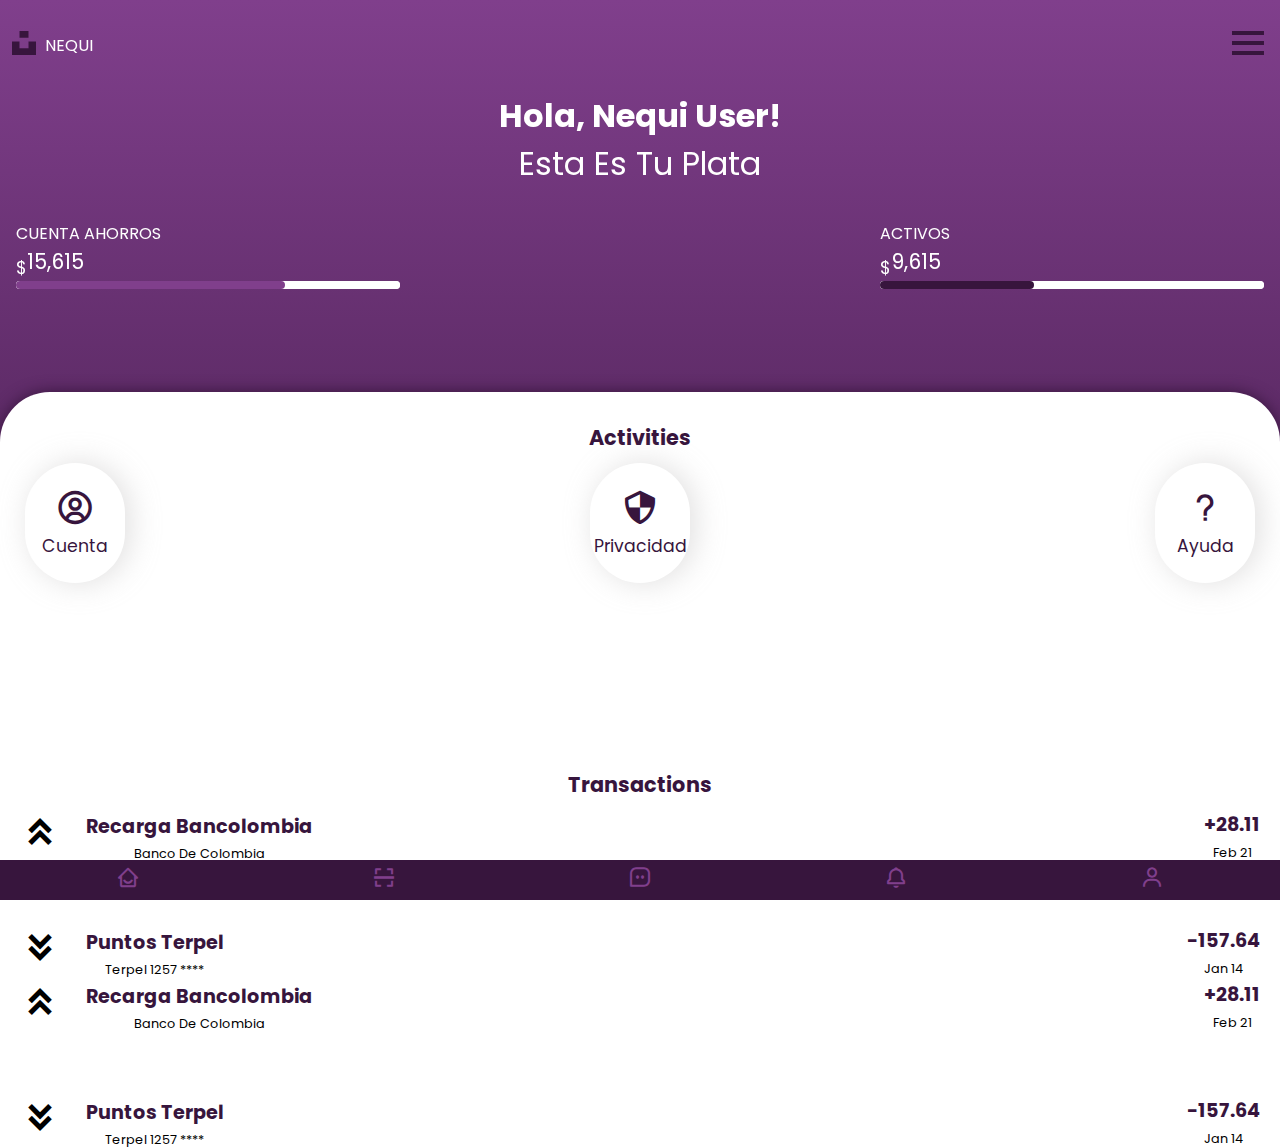
<file: index.html>
<!DOCTYPE html>
<html lang="en">
<head>
    <meta charset="UTF-8">
    <meta name="viewport" content="width=device-width, initial-scale=1.0">
    <title>Document</title>
    <link rel="stylesheet" href="css/style.css">
    <link href='https://unpkg.com/boxicons@2.1.4/css/boxicons.min.css' rel='stylesheet'>
</head>
<body class="body_1">
    <div class="banner"> </div>
    <header class="header">
        <div class="header_logo">
            <div class="logo_icono">
                <i class='bx bxl-unsplash'></i>
            </div>
            <div class="logo_titulo">Nequi</div>
        </div>
        <div class="header_menu">
            <i class='bx bx-menu'></i>
        </div>
    </header>
    <main class="main">
        <section class="main_titulo">
            <article class="titulo_card">
                <h2>Hola, Nequi User!</h2>
                <p>Esta es tu plata</p>
            </article>
            <article class="titulo_balance">
                <div class="balance_one">
                    <small>Cuenta ahorros</small>
                    <label for="savings"><sub>$</sub>15,615</label>
                    <progress id="savings" max="100" value="70"></progress>
                </div>
                <div class="balance_two">
                    <small>activos</small>
                    <label for="savings"><sub>$</sub>9,615</label>
                    <progress id="savings" max="100" value="40"></progress>
                </div>
            </article>
        </section>
        <section class="actividades">
            <h4>activities</h4>
            <article class="activities">
                <div class="acnt">
                    <i class='bx bx-user-circle' ></i>
                    <small>cuenta</small>
                </div>
                <div class="prvcy">
                    <i class='bx bx-shield-quarter' ></i>
                    <small>privacidad</small>
                </div>
                <div class="hlp">
                    <i class='bx bx-question-mark' ></i>
                    <small>ayuda</small>
                </div>
            </article>
            <h4>transactions</h4>
            <article class="transactions">
                <div class="alza">
                    <div class="alz-izq-logo">
                        <i class='bx bxs-chevrons-up'></i>
                        <div class="alz-izq">
                            <h5>recarga bancolombia</h5>
                            <small>banco de colombia</small>
                        </div>
                    </div>
                    <div class="alz-der">
                        <h5>+28.11</h5>
                        <small>feb 21</small>
                    </div>
                </div>
                <div class="baja">
                    <div class="bja-izq-logo">
                        <i class='bx bxs-chevrons-down'></i>
                        <div class="bja-izq">
                            <h5>puntos terpel</h5>
                            <small>terpel 1257 ****</small>
                        </div>
                    </div>
                    <div class="bja-der">
                        <h5>-157.64</h5>
                        <small>jan 14</small>
                    </div>
                </div>
                <div class="alza">
                    <div class="alz-izq-logo">
                        <i class='bx bxs-chevrons-up'></i>
                        <div class="alz-izq">
                            <h5>recarga bancolombia</h5>
                            <small>banco de colombia</small>
                        </div>
                    </div>
                    <div class="alz-der">
                        <h5>+28.11</h5>
                        <small>feb 21</small>
                    </div>
                </div>
                <div class="baja">
                    <div class="bja-izq-logo">
                        <i class='bx bxs-chevrons-down'></i>
                        <div class="bja-izq">
                            <h5>puntos terpel</h5>
                            <small>terpel 1257 ****</small>
                        </div>
                    </div>
                    <div class="bja-der">
                        <h5>-157.64</h5>
                        <small>jan 14</small>
                    </div>
                </div>
                <div class="alza">
                    <div class="alz-izq-logo">
                        <i class='bx bxs-chevrons-up'></i>
                        <div class="alz-izq">
                            <h5>recarga bancolombia</h5>
                            <small>banco de colombia</small>
                        </div>
                    </div>
                    <div class="alz-der">
                        <h5>+28.11</h5>
                        <small>feb 21</small>
                    </div>
                </div>
                <div class="baja">
                    <div class="bja-izq-logo">
                        <i class='bx bxs-chevrons-down'></i>
                        <div class="bja-izq">
                            <h5>puntos terpel</h5>
                            <small>terpel 1257 ****</small>
                        </div>
                    </div>
                    <div class="bja-der">
                        <h5>-157.64</h5>
                        <small>jan 14</small>
                    </div>
                </div>
                <div class="alza">
                    <div class="alz-izq-logo">
                        <i class='bx bxs-chevrons-up'></i>
                        <div class="alz-izq">
                            <h5>recarga bancolombia</h5>
                            <small>banco de colombia</small>
                        </div>
                    </div>
                    <div class="alz-der">
                        <h5>+28.11</h5>
                        <small>feb 21</small>
                    </div>
                </div>
                <div class="baja">
                    <div class="bja-izq-logo">
                        <i class='bx bxs-chevrons-down'></i>
                        <div class="bja-izq">
                            <h5>puntos terpel</h5>
                            <small>terpel 1257 ****</small>
                        </div>
                    </div>
                    <div class="bja-der">
                        <h5>-157.64</h5>
                        <small>jan 14</small>
                    </div>
                </div>
                <div class="alza">
                    <div class="alz-izq-logo">
                        <i class='bx bxs-chevrons-up'></i>
                        <div class="alz-izq">
                            <h5>recarga bancolombia</h5>
                            <small>banco de colombia</small>
                        </div>
                    </div>
                    <div class="alz-der">
                        <h5>+28.11</h5>
                        <small>feb 21</small>
                    </div>
                </div>
                <div class="baja">
                    <div class="bja-izq-logo">
                        <i class='bx bxs-chevrons-down'></i>
                        <div class="bja-izq">
                            <h5>puntos terpel</h5>
                            <small>terpel 1257 ****</small>
                        </div>
                    </div>
                    <div class="bja-der">
                        <h5>-157.64</h5>
                        <small>jan 14</small>
                    </div>
                </div>
                <div class="alza">
                    <div class="alz-izq-logo">
                        <i class='bx bxs-chevrons-up'></i>
                        <div class="alz-izq">
                            <h5>recarga bancolombia</h5>
                            <small>banco de colombia</small>
                        </div>
                    </div>
                    <div class="alz-der">
                        <h5>+28.11</h5>
                        <small>feb 21</small>
                    </div>
                </div>
                <div class="baja">
                    <div class="bja-izq-logo">
                        <i class='bx bxs-chevrons-down'></i>
                        <div class="bja-izq">
                            <h5>puntos terpel</h5>
                            <small>terpel 1257 ****</small>
                        </div>
                    </div>
                    <div class="bja-der">
                        <h5>-157.64</h5>
                        <small>jan 14</small>
                    </div>
                </div>
            </article>
        </section>
    </main>
    <footer class="footer">
        <ul>
            <li>
                <a href="#"><i class='bx bx-home-smile' ></i></a>
            </li>
            <li>
                <a href="./views/balance.html"><i class='bx bx-scan' ></i></a>
            </li>
            <li>
                <a href="./views/cards.html"><i class='bx bx-message-square-dots' ></i></a>
            </li>
            <li>
                <a href="#"><i class='bx bx-bell' ></i></a>
            </li>
            <li>
                <a href="#"><i class='bx bx-user' ></i></a>
            </li>
        </ul>
    </footer>
</body>
</html>
</file>
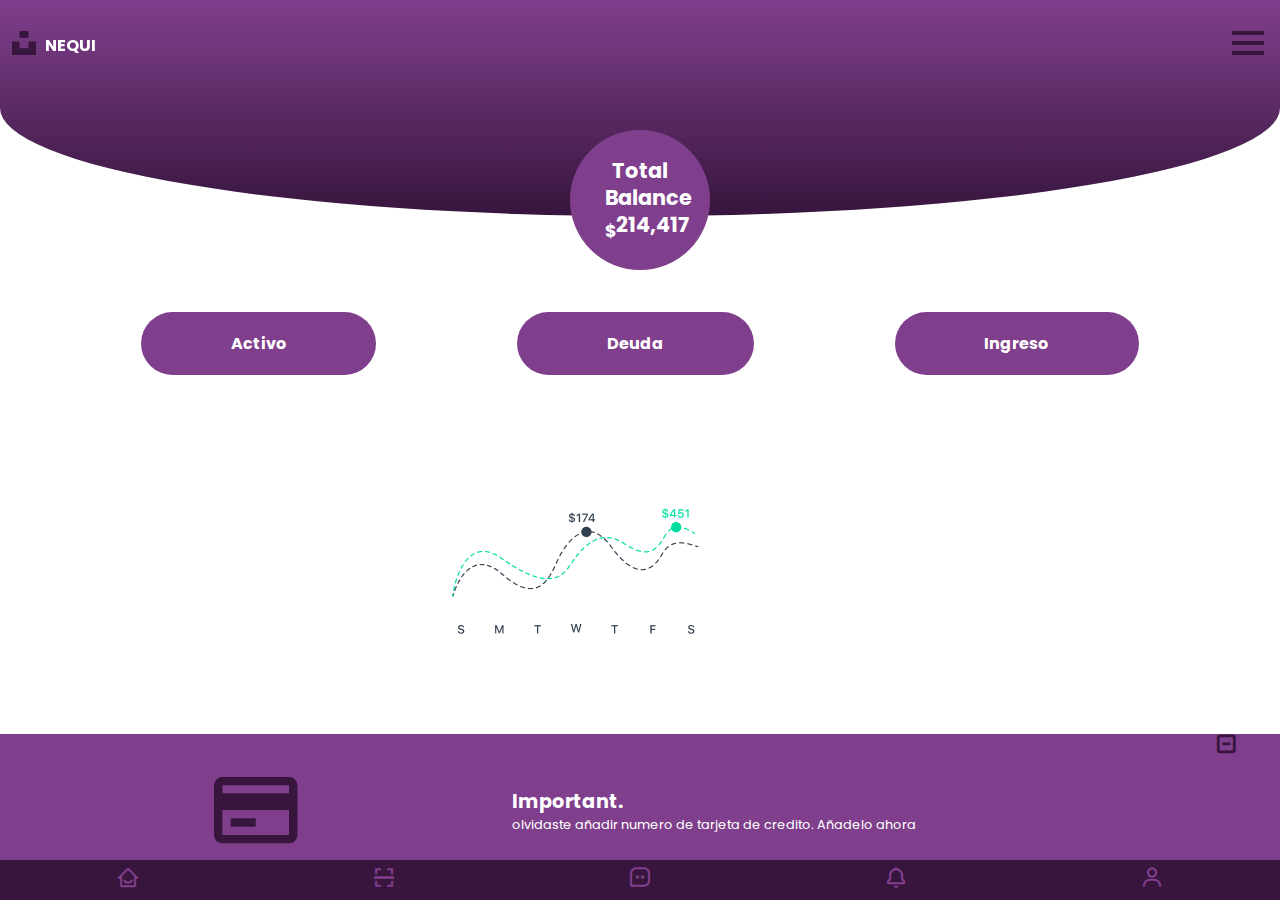
<file: views/balance.html>
<!DOCTYPE html>
<html lang="en">
<head>
    <meta charset="UTF-8">
    <meta name="viewport" content="width=device-width, initial-scale=1.0">
    <title>Document</title>
    <link rel="stylesheet" href="../css/balance.css">
    <link href='https://unpkg.com/boxicons@2.1.4/css/boxicons.min.css' rel='stylesheet'>
</head>
<body class="body_2">
    <div class="bck-crcl">
        <div class="crcl-img"> </div>
        <div class="grn-crcl">
             <h2>total balance</h2>
             <h2><sub>$</sub>214,417</h2>
        </div>
    </div>
    <header class="header">
        <div class="header_logo">
            <div class="logo_icono">
                <i class='bx bxl-unsplash'></i>
            </div>
            <div class="logo_titulo">Nequi</div>
        </div>
        <div class="header_menu">
            <i class='bx bx-menu'></i>
        </div>
    </header>
    <main class="main_1">
        <div class="opt_blnc">
            <button>activo</button>
            <button>deuda</button>
            <button>ingreso</button>
        </div>
        <div class="grph_img">
            <img src="../storage/img/graphic.PNG">
        </div>
        <div class="grn-zn">
            <section class="close">
                <i class='bx bx-checkbox-minus'></i>
            </section>
            <section class="card_txt">
                <div class="card_img">
                    <i class='bx bx-credit-card' ></i>
                </div>
                <article>
                    <h2>important.</h2>
                    <small>olvidaste añadir numero de tarjeta de credito. Añadelo ahora</small>
                </article>
            </section>
        </div>
    </main>
    <footer class="footer">
        <ul>
            <li>
                <a href="#"><i class='bx bx-home-smile' ></i></a>
            </li>
            <li>
                <a href="balance.html"><i class='bx bx-scan' ></i></a>
            </li>
            <li>
                <a href="cards.html"><i class='bx bx-message-square-dots' ></i></a>
            </li>
            <li>
                <a href="#"><i class='bx bx-bell' ></i></a>
            </li>
            <li>
                <a href="../index.html"><i class='bx bx-user' ></i></a>
            </li>
        </ul>
    </footer>
</body>
</html>
</file>
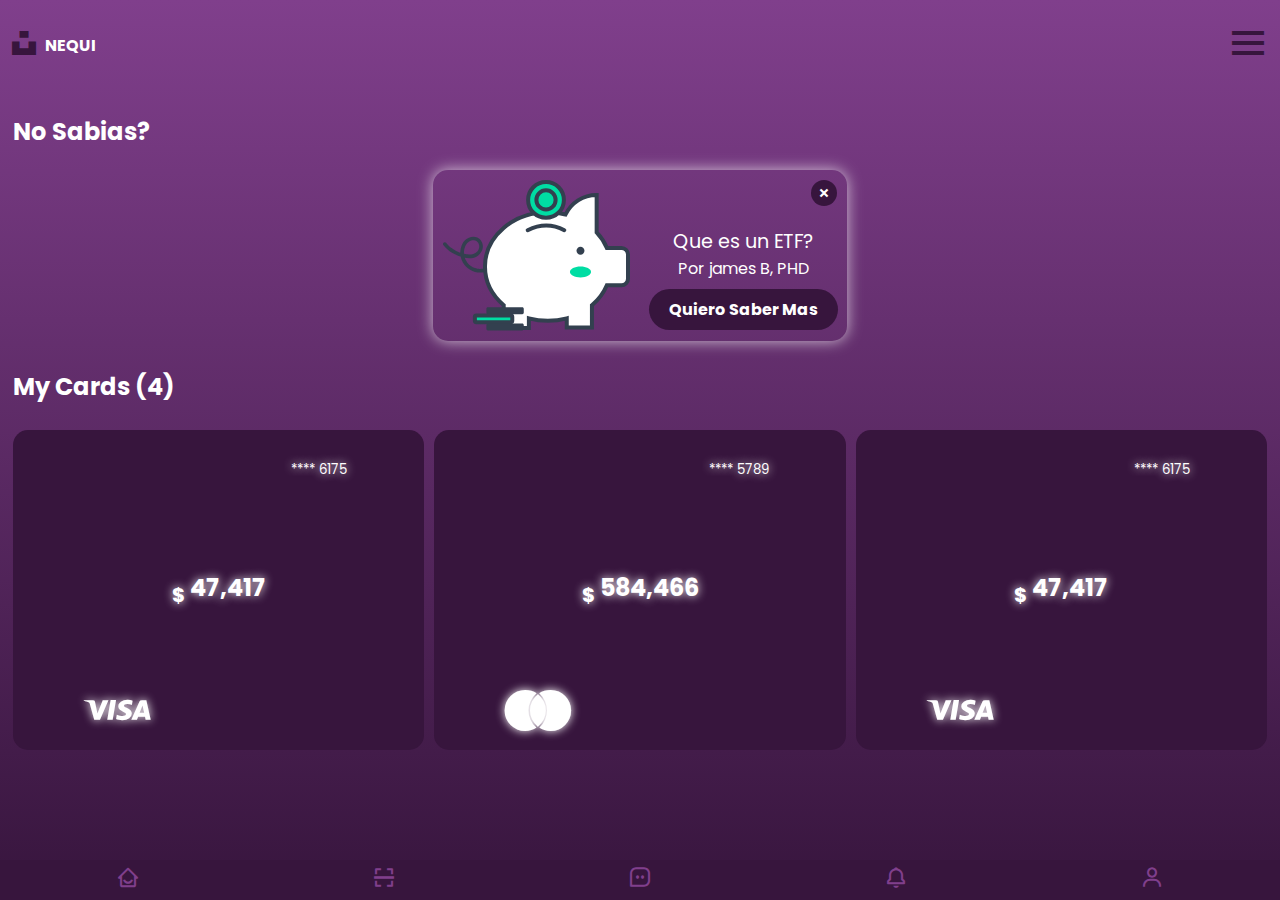
<file: views/cards.html>
<!DOCTYPE html>
<html lang="en">
<head>
    <meta charset="UTF-8">
    <meta name="viewport" content="width=device-width, initial-scale=1.0">
    <title>Document</title>
    <link rel="stylesheet" href="../css/card.css">
    <link href='https://unpkg.com/boxicons@2.1.4/css/boxicons.min.css' rel='stylesheet'>
</head>
<body>
    <header class="header" style="font-weight: bolder;">
        <div class="header_logo">
            <div class="logo_icono">
                <i class='bx bxl-unsplash'></i>
            </div>
            <div class="logo_titulo">Nequi</div>
        </div>
        <div class="header_menu">
            <i class='bx bx-menu'></i>
        </div>
    </header>
    <main class="main">
        <h3 class="main_title1">no sabias?</h3>
        <section class="main_banner">
            <div class="banner_public">
                <div class="public_logo">
                    <img src="../storage/img/pig.svg" alt="">
                </div>
                <div class="public_description">
                    <div class="description_close"><i class='bx bx-x'></i></div>
                    <p>Que es un ETF?</p>
                    <small>Por james B, PHD</small>
                    <button>quiero saber mas</button>
                </div>
            </div>
        </section>
        <h3 class="main_title2">my cards (4)</h3>
        <section class="main_cards">
            <article class="cards_item">
                <small>**** 6175</small>
                <h2><sub>$</sub> 47,417</h2>
                <i class='bx bxl-visa' ></i>
            </article>
            <article class="cards_item">
                <small>**** 5789</small>
                <h2><sub>$</sub> 584,466</h2>
                <i class='bx bxl-mastercard' ></i>
            </article>
            <article class="cards_item">
                <small>**** 6175</small>
                <h2><sub>$</sub> 47,417</h2>
                <i class='bx bxl-visa' ></i>
            </article>
        </section>
    </main>


    <footer class="footer">
        <ul>
            <li>
                <a href="#"><i class='bx bx-home-smile' ></i></a>
            </li>
            <li>
                <a href="balance.html"><i class='bx bx-scan' ></i></a>
            </li>
            <li>
                <a href="cards.html"><i class='bx bx-message-square-dots' ></i></a>
            </li>
            <li>
                <a href="#"><i class='bx bx-bell' ></i></a>
            </li>
            <li>
                <a href="../index.html"><i class='bx bx-user' ></i></a>
            </li>
        </ul>
    </footer>
</body>
</html>
</file>
<file: css/style.css>
@import url(variables.css);

*{
    margin: 0;
    padding: 0;
    box-sizing: border-box;
    font-family: "Poppins", sans-serif;
}

.body_1 {
    background: linear-gradient(to top, #37153d, #803f8c);
    position: relative;
    width: 100vw;
    height: 100dvh;
}

.banner {
    position: absolute;
    width: 100%;
    height: 100%;
    
}
.header {
    width: 100%;
    padding: 0 .5em;
    /* height: 60px; */
    /* background: darkgoldenrod; */
    display: flex;
    flex-direction: row;
    justify-content: space-between;
    align-items: center;
    flex-wrap: nowrap;
    height:10vh;
    position: sticky;
    top: 0;
}
.header_logo {
    /* background: red; */
    display: flex;
    align-items: center;
    gap: 5px;
}
.logo_icono i{
    font-size: 2em;
    color: #37153d;
}
.logo_titulo {
    /* background: orange; */
    color: var(--color-ternario);
    text-transform: uppercase;
}

.header_menu i{
    font-size: 3em;
    color: var(--color-ternario);
    color: #37153d;
}
.main {
    position: relative;
    height: 84vh;
}
.main_titulo {
    height: 40%;
}
.titulo_card {
    /* background: green; */
    display: flex;
    flex-direction: column;
    height: 100px;
    justify-content: center;
    padding: 0 0.5em;
}
.titulo_card h2,
.titulo_card p {
    font-size: 2em;
    color: var(--color-ternario);
    text-transform: capitalize;
    text-align: center;
}

.titulo_card p {
    text-transform: capitalize;
}
.titulo_balance {
    /* background: fuchsia; */
    color: var(--color-ternario);
    display: flex;
    height: 130px;
    justify-content: space-between;
    align-items: center;
    padding: 0 0.5em;
}
.balance_one,
.balance_two {
    display: flex;
    flex-direction: column;
    padding: 0 .5em;
}
.balance_one small,
.balance_two small {
    font-size: 1em;
    text-transform: uppercase;
}

.balance_one label,
.balance_two label {
    font-size: 1.3em;
}
.balance_one progress[value] {
    --color: var(--color-back);
    --background: var(--color-ternario);
    background: var(--background);
}

.balance_two progress[value] {
    --color: var(--color-primary);
    --background: var(--color-ternario);
    background: var(--background);
}

progress[value] {
    -webkit-appearance: none;
    -moz-appearance: none;
    appearance: none;
    border: none;
    height: .5em;
    width: 30vw;
    border-radius: 10em;
}

.balance_one progress[value]::-webkit-progress-bar,
.balance_two progress[value]::-webkit-progress-bar {
    border-radius: 10em;
    height: .5em;
    background: var(--background);
}

progress[value]::-webkit-progress-value {
    border-radius: 10em;
    background: var(--color);
}

progress[value]::-moz-progress-bar {
    border-radius: 10em;
    background: var(--color);
}
.actividades {
    overflow: scroll;
    background: var(--color-ternario);
    border-top-right-radius: 50px;
    border-top-left-radius: 50px;
    padding: 30px 20px 10px 20px;
    height: 100%;
    box-shadow: 0 0 15px var(--color-primary);
    text-align: center;
}
.actividades h4 {
    padding-bottom: 10px;
    color: var(--color-primary);
    text-transform: capitalize;
    font-size: 1.3em;
}
.activities {
    display: flex;
    justify-content: space-between;
    padding-bottom: 15%;
}
.acnt,
.prvcy,
.hlp {
    display: flex;
    flex-direction: column;
    justify-content: center;
    align-items: center;
    background: var(--color-ternario) ;
    height: max-content;
    text-align: center;
    color: var(--color-primary);
    text-transform: capitalize;
    height: 120px;
    width: 100px;
    border-radius: 99px;
    box-shadow: 5px 0 30px rgba(182, 179, 179, 0.418);
    margin: 0 5px;
    font-size: 1.3em;
}
.acnt i,
.prvcy i,
.hlp i {
    padding-bottom: 5px;
    font-size: 40px;
}

.transactions {
    overflow: auto;
    height: 70%;
}

.alza {
    display: flex;
    justify-content: space-between;
    align-items: center;
}
.alz-izq-logo {
    display: flex;
}
.alz-izq {
    display: flex;
    flex-direction: column;
    justify-content: center;
    padding-left: 2vw;
}

.alz-izq h5,
.alz-der h5,
.bja-izq h5,
.bja-der h5{
    color: var(--color-primary);
    text-transform: capitalize;
    font-size: 1.2em;
}

.bja-izq small,
.bja-der small,
.alz-izq small,
.alz-der small {
    color: var(--color-cuarto);
    text-transform: capitalize;
    font-size: .8em;
    margin-top: .5vh;
}

.baja {
    display: flex;
    justify-content: space-between;
    align-items: center;
    margin-top: 5%;
}
.bja-izq {
    display: flex;
    flex-direction: column;
    justify-content: center;
    padding-left: 2vw;
}
.bja-izq-logo {
    display: flex;
}

.alz-izq-logo i,
.bja-izq-logo i {
    font-size: 40px;
}
.footer {
    width: 100%;
    background: var(--color-primary);
    position: fixed;
    bottom: 0;
    height: 40px;
}
.footer ul {
    display: flex;
    justify-content: space-around;
    height: 100%;
    align-items: center;
}

.footer ul li {
    list-style: none;
    margin: .5em 0;
}
.footer ul li a i {
    font-size: 1.5em;
    color: var(--color-back);
}


@media (height <= 629px) {
    .titulo_card {
        height: max-content;
    }
    .titulo_card h2, .titulo_card p {
        font-size: 1.4em;
        text-align: center;
    }
    .titulo_balance {
        height: max-content;
        font-size: .7em;
        justify-content: space-around;
        text-align: center;
    }
}
</file>
<file: css/balance.css>
@import url(variables.css);

* {
    margin: 0;
    padding: 0;
    box-sizing: border-box;
    font-family: "Poppins", sans-serif;
}

.body_2 {
    background: var(--color-ternario);
    position: relative;
    height: 100dvh;
}
.header {
    width: 100%;
    padding: 0 .5em;
    /* height: 60px; */
    /* background: darkgoldenrod; */
    display: flex;
    flex-direction: row;
    justify-content: space-between;
    align-items: center;
    flex-wrap: nowrap;
    height:10dvh;
    position: fixed;
    top: 0;
}
.header_logo {
    /* background: red; */
    display: flex;
    align-items: center;
    gap: 5px;
}
.logo_icono i {
    font-size: 2em;
    color: var(--color-primary);
}
.logo_titulo {
    /* background: orange; */
    color: var(--color-ternario);
    text-transform: uppercase;
    font-weight: bolder;
}

.header_menu i{
    font-size: 3em;
    color: var(--color-primary);
}

.bck-crcl {
    width: 100%;
    height: 30vh;
    position: relative;
    display: flex;
    justify-content: center;
}
.crcl-img {
    width: 100%;
    height: 80%;
    background: linear-gradient(to top, #37153d, #803f8c);
    border-bottom-left-radius: 100%;
    border-bottom-right-radius: 100%;
}

.grn-crcl {
    width: 140px;
    height: 140px;
    background: var(--color-back);
    position: absolute;
    border-radius: 50%;
    bottom: 0;
    display: flex;
    flex-direction: column;
    justify-content: center;
    align-items: center;
    color: var(--color-ternario);
}
.grn-crcl h2 {
    width: 50%;
    text-align: center;
    text-transform: capitalize;
    line-height: 1.3;
    font-size: 1.3em;
}

.main_1 {
    margin-top: 20px;
    height: 64vh;
    display: flex;
    flex-direction: column;
    justify-content: space-between;
}

.opt_blnc {
    height: 18.5%;
    display: flex;
    justify-content: space-evenly;
    align-items: center;
}
.opt_blnc button {
    padding: 1.5% 7%;
    border-radius: 99px;
    border: 0;
    background: var(--color-back);
    text-transform: capitalize;
    font-size: 1em;
    font-weight: bolder;
    color: var(--color-ternario);
}
.grph_img {
    margin-top: 20px;
    width: 90%;
    display: flex;
    justify-content: center;
}
.grph_img img {
    object-fit: contain;
}

.grn-zn {
    background: var(--color-back);
    height: max-content;
    display: flex;
    flex-direction: column;
    justify-content: flex-start;
}

.close {
    height: 20%;
    display: flex;
    justify-content: flex-end;
    align-items: flex-end;
}
.close i {
    font-size: 2em;
    margin-right: 3vw;
    color: var(--color-primary);
}
.card_txt {
    display: flex;
    height: 60%;
    align-items: flex-start;
}
.card_img {
    width: 40%;
    height: max-content;
    display: flex;
    justify-content: center;
}
.card_img i {
    font-size: 100px;
    color: var(--color-primary);
    text-align: center;
}
.card_txt article {
    width: 60%;
    height: 100px;
    display: flex;
    flex-direction: column;
    justify-content: center;
}

.card_txt article h2 {
    font-size: 1.2em;
    text-transform: capitalize;
    color: var(--color-ternario);
}

.card_txt article small {
    color: var(--color-ternario);
    font-size: .8em;
}

.footer {
    width: 100%;
    background: var(--color-primary);
    position: fixed;
    bottom: 0;
    height: 40px;
}
.footer ul {
    display: flex;
    justify-content: space-around;
    height: 100%;
    align-items: center;
}

.footer ul li {
    list-style: none;
    margin: .5em 0;
}
.footer ul li a i {
    font-size: 1.5em;
    color: var(--color-back);
}

@media (height <= 629px) {
    .bck-crcl {
        height: 50vh;
    }
    .crcl-img {
        height: 80%;
    }
    .grn-crcl {
        width: 120px;
        height: 120px;
    }
    .grn-crcl h2 {
        font-size: 1em;
    }
}
</file>
<file: css/card.css>
@import url(variables.css);
*{
    margin: 0;
    padding: 0;
    box-sizing: border-box;
    font-family: "Poppins", sans-serif;
}

.header {
    width: 100%;
    padding: 0 .5em;
    /* height: 60px; */
    /* background: darkgoldenrod; */
    display: flex;
    flex-direction: row;
    justify-content: space-between;
    align-items: center;
    flex-wrap: nowrap;
    height:10dvh;
    position: sticky;
    top: 0;
}
body {
    width: 100vw;
    height: 100dvh;
    background: linear-gradient(to top, #37153d, #803f8c);
}
.header_logo {
    /* background: red; */
    display: flex;
    align-items: center;
    gap: 5px;
}
.logo_icono i {
    font-size: 2em;
    color: var(--color-primary);
}
.logo_titulo {
    /* background: orange; */
    color: var(--color-ternario);
    text-transform: uppercase;
}

.header_menu i{
    font-size: 3em;
    color: var(--color-primary);
}


.main {
    width: 100%;
    display: grid;
    padding: 0 .8em;
    grid-template-columns: 1fr;
    grid-template-rows: repeat(9, 1fr);
    grid-template-areas: 
    "investing"
    "banner"
    "banner"
    "cards"
    "colection"
    "colection"
    "colection"
    "colection"
    "colection"
    ;
    grid-gap: 10px;
}

.main_title1,
.main_title2 {
    /* background: red; */
    grid-area: investing;
    margin-top: 1em;
    font-size: 1.5em;
    text-transform: capitalize;
    color: var(--color-ternario);

}
.main_banner {
    /* background: orange; */
    height: 160px;
    grid-area: banner;
    display: flex;
    justify-content: center;
    align-items: center;
}


.banner_public {
    /* background: red; */
    display: grid;
    border-radius: 15px;
    box-shadow: 0 0 15px rgba(255, 255, 255, 0.705);
    grid-template-columns: repeat(2,1fr);
    grid-template-rows: 1fr;
    grid-template-areas: 
    "logo description"
    ;
}
.public_logo {
    /* background: blue; */
    border-top-right-radius: 100px;
    border-bottom-right-radius: 1000px;
    grid-area: logo;
    display: flex;
    justify-content: center;
    align-items: center;
    border-radius: 15px;
}

.public_logo img {
    /* height: 160px; */
    width: 100%;
    padding: 10px;
}

.public_description {
    /* background: violet; */
    grid-area: description;
    text-align: center;
}
.public_description p {
    font-size: 1.2em;
    color: var(--color-ternario);
    margin-top: 20px;
}
.public_description small {
    display: block;
    font-size: 1em;
    color: var(--color-ternario);
}
.public_description button {
    border: none;
    padding: 8px 20px;
    font-size: 1em;
    border-radius: 50px;
    background: var(--color-primary);
    text-transform: capitalize;
    margin-top: 8px;
    color: var(--color-ternario);
    font-weight: bolder;
}

.description_close {
    width: 100%;
    text-align: right;
    padding-right: 10px;
    padding-top: 10px;
}

.description_close i {
    /* background: red; */
    border-radius: 100%;
    padding: 5px;
    background: var(--color-primary);
    color: var(--color-ternario);
    font-weight: bolder;
    transition: 1.5s;
}
.description_close i:hover {
    scale: 2;
    box-shadow: 0 0 15px var(--color-ternario);
}
.main_title2 {
    grid-area: cards;
}
.main_cards {
    /* background: green; */
    grid-area: colection;
    display: flex;
    gap: 10px;
    /* padding: 10px 0; */
    flex-direction: row;
    height: 320px;
    overflow-x: scroll;
}
.cards_item {
    flex: 1;
    min-width: 200px;
    background: var(--color-primary);
    display: flex;
    flex-direction: column;
    justify-content: center;
    align-items: center;
    position: relative;
    border-radius: 15px;
}
.cards_item h2 {
    color: var(--color-ternario);
    text-shadow: 0 0 10px var(--color-ternario);
}
.cards_item small {
    text-shadow: 0 0 10px var(--color-ternario);
    position: absolute;
    top: 30px;
    right: 6vw;
    color: var(--color-ternario);
}

.cards_item i {
    font-size: 5em;
    position: absolute;
    bottom: 0;
    left: 5vw;
    color: var(--color-ternario);
    text-shadow: 0 0 10px var(--color-ternario);
}

.footer {
    width: 100%;
    background: var(--color-primary);
    position: fixed;
    bottom: 0;
    height: 40px;
}
.footer ul {
    display: flex;
    justify-content: space-around;
    height: 100%;
    align-items: center;
}

.footer ul li {
    list-style: none;
    margin: .5em 0;
}
.footer ul li a i {
    font-size: 1.5em;
    color: var(--color-back);
}

@media (height <= 629px) {
    body {
        height: max-content;
    }
}
</file>
